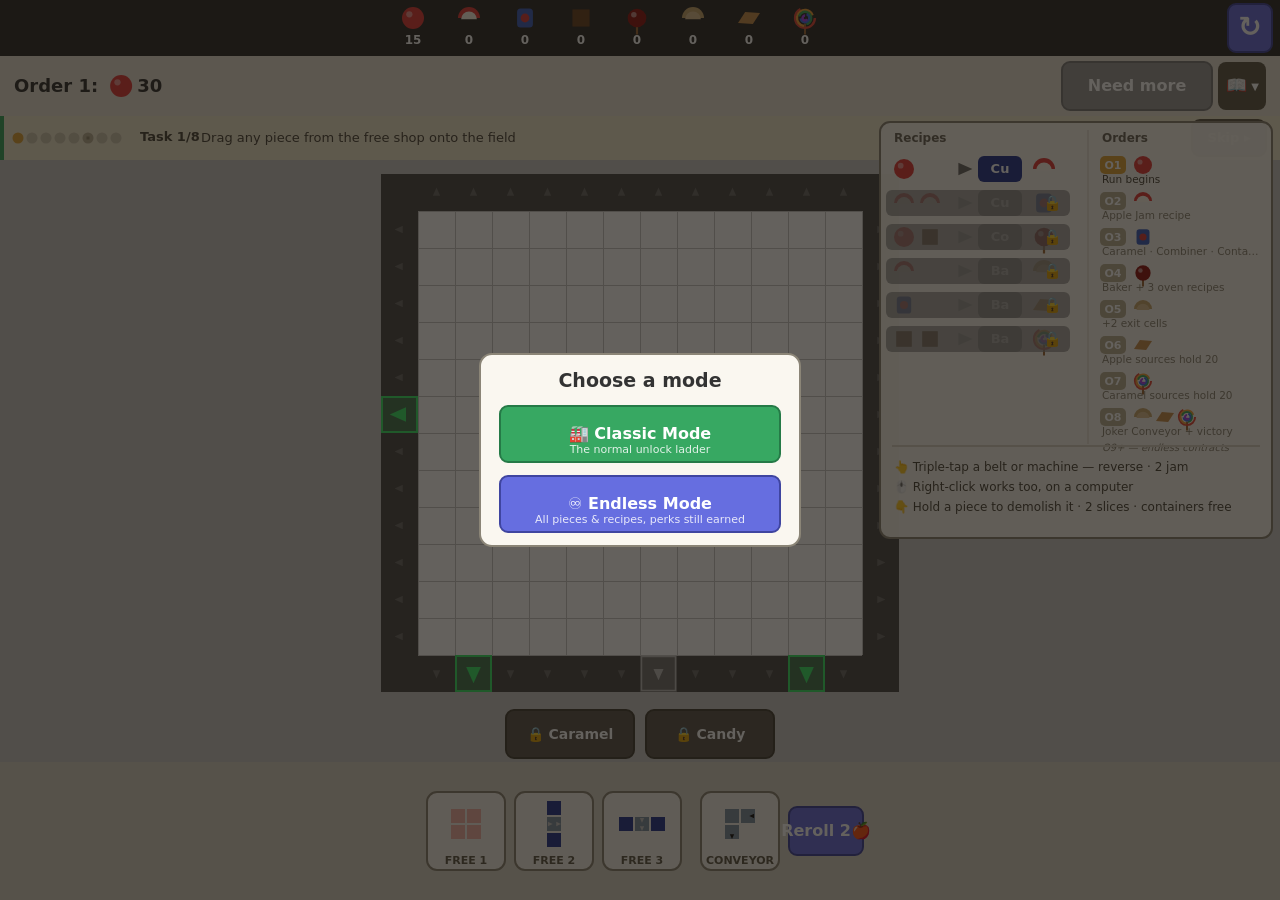
<file: applefactory/index.html>
<!DOCTYPE html>
<html lang="en">
<head>
<meta charset="utf-8">
<meta name="viewport" content="width=device-width, initial-scale=1, maximum-scale=1, user-scalable=no, viewport-fit=cover">
<title>AppleFactory</title>
<style>
  html, body { margin: 0; padding: 0; overflow: hidden; background: #c8c8c8; }
  canvas { display: block; touch-action: none; -webkit-user-select: none; user-select: none; }
</style>
</head>
<body>
<canvas id="game"></canvas>
<script>"use strict";(()=>{var be=["apple","slice","jam","caramel","candyApple","driedApple","fruitLeather","lollipop"],T=["source","caramelSource"];var N=class{constructor(n){this.s=n>>>0||2654435769,this.next(),this.next(),this.next(),this.next()}next(){return this.s=Math.imul(this.s,1664525)+1013904223>>>0,this.s/4294967296}int(n){return Math.floor(this.next()*n)}pick(n){return n[this.int(n.length)]}};function _e(e){return C(e).cells.map(r=>({x:e.x+r.x,y:e.y+r.y}))}function C(e){return O()[e.kind][e.variantIdx]}function oe(e,n){let r=JSON.stringify(n);return O()[e].findIndex(t=>JSON.stringify(t)===r)}var Ke=null;function Tn(e){Ke=e}function O(){if(!Ke)throw new Error("piece variants not registered");return Ke}var En=(e,n)=>n*12+e;function Lo(e){let n=new Int32Array(12*12).fill(-1);for(let r of e)for(let t of _e(r))n[En(t.x,t.y)]=r.id;return n}function Y(e,n,r,t,o){let i=Lo(o!=null?e.filter(s=>s.id!==o):e);for(let s of n.cells){let a=r+s.x,l=t+s.y;if(a<0||l<0||a>=12||l>=12||i[En(a,l)]!==-1)return!1}return!0}var S=(e,n)=>({x:e,y:n}),g=(e,n,r,t)=>({x:e,y:n,dir:r,kind:t}),Ko=[{kind:"source",w:2,h:2,cells:[S(0,0),S(1,0),S(0,1),S(1,1)],ports:[g(0,0,"N","out"),g(0,0,"W","out"),g(1,0,"N","out"),g(1,0,"E","out"),g(0,1,"S","out"),g(0,1,"W","out"),g(1,1,"S","out"),g(1,1,"E","out")],path:[]},{kind:"conveyor",w:2,h:1,cells:[S(0,0),S(1,0)],ports:[g(0,0,"W","in"),g(1,0,"E","out")],path:[S(0,0),S(1,0)]},{kind:"conveyor",w:1,h:1,cells:[S(0,0)],ports:[g(0,0,"W","in"),g(0,0,"E","out")],path:[S(0,0)]},{kind:"corner",w:2,h:2,cells:[S(0,0),S(1,0),S(0,1)],ports:[g(0,1,"S","in"),g(1,0,"E","out")],path:[S(0,1),S(0,0),S(1,0)]},{kind:"joker",w:1,h:1,cells:[S(0,0)],ports:[g(0,0,"N","in"),g(0,0,"N","out"),g(0,0,"E","in"),g(0,0,"E","out"),g(0,0,"S","in"),g(0,0,"S","out"),g(0,0,"W","in"),g(0,0,"W","out")],path:[S(0,0)]},{kind:"cutter",w:1,h:3,cells:[S(0,0),S(0,1),S(0,2)],ports:[g(0,1,"W","in"),g(0,1,"E","out")],path:[S(0,1)]},{kind:"caramelSource",w:2,h:2,cells:[S(0,0),S(1,0),S(0,1),S(1,1)],ports:[g(0,0,"N","out"),g(0,0,"W","out"),g(1,0,"N","out"),g(1,0,"E","out"),g(0,1,"S","out"),g(0,1,"W","out"),g(1,1,"S","out"),g(1,1,"E","out")],path:[]},{kind:"combiner",w:1,h:3,cells:[S(0,0),S(0,1),S(0,2)],ports:[g(0,0,"W","in"),g(0,2,"W","in"),g(0,1,"E","out")],path:[S(0,1)]},{kind:"baker",w:1,h:3,cells:[S(0,0),S(0,1),S(0,2)],ports:[g(0,0,"N","in"),g(0,2,"S","out")],path:[S(0,0),S(0,1),S(0,2)]},{kind:"container",w:2,h:2,cells:[S(0,0),S(1,0),S(0,1),S(1,1)],ports:[],path:[]}];function xn(e,n,r){let t=Math.max(e.w,e.h),o=p=>({x:t-1-p.y,y:p.x}),i={N:"E",E:"S",S:"W",W:"N"},s=p=>({x:t-1-p.x,y:p.y}),a=p=>p==="E"?"W":p==="W"?"E":p,l=e.cells.map(p=>({...p})),c=e.ports.map(p=>({...p})),f=e.path.map(p=>({...p})),u=(p,w)=>p.map(w);for(let p=0;p<n;p++)l=u(l,o),c=c.map(w=>({dir:i[w.dir],kind:w.kind,...o(w)})),f=u(f,o);r&&(l=u(l,s),c=c.map(p=>({dir:a(p.dir),kind:p.kind,...s(p)})),f=u(f,s));let d=1/0,h=1/0;for(let p of l)p.x<d&&(d=p.x),p.y<h&&(h=p.y);let y=p=>({x:p.x-d,y:p.y-h});l=l.map(y),c=c.map(p=>({...p,...y(p)})),f=f.map(y);let k=_o(l);return c.sort((p,w)=>p.y-w.y||p.x-w.x||(p.dir===w.dir?p.kind.localeCompare(w.kind):p.dir.localeCompare(w.dir))),{kind:e.kind,w:k.w,h:k.h,cells:l,ports:c,path:f}}function _o(e){let n=0,r=0;for(let t of e)t.x+1>n&&(n=t.x+1),t.y+1>r&&(r=t.y+1);return{w:n,h:r}}function No(e,n){if(e==="conveyor"||e==="corner"||e==="cutter"||e==="baker")return n.ports.map(r=>({...r,kind:r.kind==="in"?"out":"in"}));if(e==="combiner"){let r=n.ports.find(o=>o.kind==="out");if(!r)return null;let t=r.dir==="E"||r.dir==="W";return n.ports.map(o=>({...o,x:t?n.w-1-o.x:o.x,y:t?o.y:n.h-1-o.y,dir:t?o.dir==="E"?"W":o.dir==="W"?"E":o.dir:o.dir==="N"?"S":o.dir==="S"?"N":o.dir}))}return null}function Ne(e,n){let r=e.map(o=>`${o.x},${o.y}`).sort(),t=n.map(o=>`${o.x},${o.y},${o.dir},${o.kind}`).sort();return JSON.stringify([r,t])}function Mn(e,n){let r=No(e,n);if(!r)return-1;let t=Ne(n.cells,r);return O()[e].findIndex(o=>Ne(o.cells,o.ports)===t)}function We(e){let n=[],r=new Set;return(O()[e]??[]).forEach((o,i)=>{let s=Ne(o.cells,o.ports);r.has(s)||(r.add(s),n.push({v:o,idx:i}))}),n}function An(){let e={};for(let n of Ko){let r=[];for(let t=0;t<4;t++)r.push(xn(n,t,!1)),r.push(xn(n,t,!0));e[n.kind]=(e[n.kind]??[]).concat(r)}return Tn(e),e}var W=["source","caramelSource","conveyor","corner","cutter","combiner","baker","container","joker"],Wo=[],ri=W.filter(e=>!Wo.includes(e)),Z=["conveyor","corner"];var D={N:{x:0,y:-1},E:{x:1,y:0},S:{x:0,y:1},W:{x:-1,y:0}},z={N:"S",S:"N",E:"W",W:"E"};function Bo(e){let n=new Set(e.cells.map(t=>`${t.x},${t.y}`)),r=[];for(let t of e.cells){let o=["N","E","S","W"];for(let i of o)n.has(`${t.x+D[i].x},${t.y+D[i].y}`)||r.push({x:t.x,y:t.y,dir:i})}return r}function Vo(e,n,r,t){return e.ports.some(o=>o.kind==="in"&&o.x===n&&o.y===r&&o.dir===t)}function qo(e,n,r,t){return e.ports.some(o=>o.kind==="out"&&o.x===n&&o.y===r&&o.dir===t)}function jo(e,n,r,t){if(e.paused)return!1;let o=C(e);return e.kind==="container"?!0:qo(o,n,r,t)}function Fo(e,n,r,t){if(e.paused)return!1;let o=C(e);return e.kind==="container"?!0:Vo(o,n,r,t)}var On=e=>e.kind==="conveyor"||e.kind==="corner"||e.kind==="joker";function Uo(e,n){return On(e)||On(n)}function $o(e,n){return(e.activeExits??[]).some(r=>r.x===n.x&&r.y===n.y)}function L(e){let n=[];for(let r of e.pieces){let t=C(r),o=r.kind==="container"?Bo(t):t.ports.filter(i=>i.kind==="out");for(let i of o){if(!jo(r,i.x,i.y,i.dir))continue;let s=r.x+i.x+D[i.dir].x,a=r.y+i.y+D[i.dir].y;if(s<0||a<0||s>=12||a>=12){if(!(T.includes(r.kind)||r.kind==="container")){let d={x:r.x+i.x,y:r.y+i.y};$o(e,d)&&n.push({fromPiece:r.id,cell:d,dir:i.dir,toPiece:-1})}continue}let c=e.pieces.find(u=>u.x<=s&&u.y<=a&&s<u.x+C(u).w&&a<u.y+C(u).h);if(!c||c.id===r.id||!Uo(r,c))continue;let f=z[i.dir];Fo(c,s-c.x,a-c.y,f)&&n.push({fromPiece:r.id,cell:{x:r.x+i.x,y:r.y+i.y},dir:i.dir,toPiece:c.id})}}return n}function j(e,n){return e.pieces.find(r=>r.id===n)??null}var E={cutter:{recipes:[{ins:{apple:1},out:{type:"slice",qty:1}},{ins:{slice:2},out:{type:"jam",qty:1},needsUnlock:"jam"}],caps:{apple:1,slice:1,jam:1},steps:1},combiner:{recipes:[{ins:{apple:1,caramel:1},out:{type:"candyApple",qty:1}}],caps:{apple:1,caramel:1,candyApple:1},steps:2},baker:{recipes:[{ins:{slice:1},out:{type:"driedApple",qty:1}},{ins:{jam:1},out:{type:"fruitLeather",qty:1}},{ins:{caramel:2},out:{type:"lollipop",qty:1}}],caps:{slice:2,jam:2,driedApple:1,fruitLeather:1,caramel:2,lollipop:1},steps:3}},ke=e=>e in E;function Yo(e){return E[e].recipes.map(n=>n.out.type)}function Xo(e,n){return ke(e.kind)?E[e.kind].caps[n]??0:0}function Dn(e,n,r){if(n.paused||!ke(n.kind))return!1;let t=E[n.kind];if(n.job>=0){let o=t.recipes[n.job];if(r===o.out.type&&(n.bufs[r]??0)+1+o.out.qty>(t.caps[r]??0))return!1}return(n.ing[r]??0)<Xo(n,r)?!0:n.job<0&&t.recipes.some(o=>{let i=o.ins[r];if(!i||o.needsUnlock&&!e.unlocked.includes(o.needsUnlock)||(n.ing[r]??0)+1!==i)return!1;for(let s of Object.keys(o.ins))if(s!==r&&(n.ing[s]??0)<o.ins[s])return!1;return(n.bufs[o.out.type]??0)+o.out.qty<=(t.caps[o.out.type]??0)})}function In(e,n,r){n.ing[r]=(n.ing[r]??0)+1}function Jo(e,n){let r=E[n.kind];for(let t=0;t<r.recipes.length;t++){let o=r.recipes[t];if(o.needsUnlock&&!e.unlocked.includes(o.needsUnlock))continue;let i=!0;for(let s of Object.keys(o.ins))(n.ing[s]??0)<o.ins[s]&&(i=!1);if(i&&!((n.bufs[o.out.type]??0)+o.out.qty>(r.caps[o.out.type]??0)))return t}return-1}function Hn(e){for(let n of e.pieces){if(n.paused||!ke(n.kind))continue;let r=E[n.kind];if(n.job<0){let t=Jo(e,n);if(t>=0){n.job=t;let o=r.recipes[t];for(let i of Object.keys(o.ins))n.ing[i]=(n.ing[i]??0)-o.ins[i],n.ing[i]===0&&delete n.ing[i];n.procTicks=r.steps*24-1}continue}if(n.procTicks--,n.procTicks<=0){let t=r.recipes[n.job];n.bufs[t.out.type]=(n.bufs[t.out.type]??0)+t.out.qty,n.job=-1}}}function Gn(e,n,r,t){if(n.paused||!ke(n.kind))return;let o=Yo(n.kind),i=r.filter(s=>s.fromPiece===n.id);for(let s of i)for(let a of o)if((n.bufs[a]??0)>0&&t(e,s,a)){n.bufs[a]=n.bufs[a]-1,n.bufs[a]===0&&delete n.bufs[a];break}}function Kn(){let e=[];for(let r=0;r<12;r++)e.push({x:r,y:0},{x:r,y:11},{x:0,y:r},{x:11,y:r});let n=new Set;return e.filter(r=>{let t=`${r.x},${r.y}`;return n.has(t)?!1:(n.add(t),!0)})}function qe(e){let n=Kn(),r=[];for(let t=0;t<3&&n.length>0;t++){let o=e.int(n.length);r.push(n.splice(o,1)[0])}return r}var Ve=(e,n)=>e.x===n.x&&e.y===n.y;function te(e,n){for(let r=0;r<20;r++){let t=qe(e)[0];if(!n.some(o=>Ve(o,t)))return t}return Kn().find(r=>!n.some(t=>Ve(t,r)))}function _n(e,n,r){let t=e.activeExits.findIndex(a=>a.x===n.x&&a.y===n.y);if(t<0)return;let o=e.activeExits.filter((a,l)=>l!==t),i=e.nextExit,s;i&&!o.some(a=>Ve(a,i))?s=i:s=te(r,o),e.activeExits[t]=s,e.nextExit=te(r,e.activeExits)}function je(e,n){let r=e.nextExit?[...e.activeExits,e.nextExit]:[...e.activeExits];e.activeExits.push(te(n,r)),e.exitGrants++}function X(e,n){let r=L(e),t=new Set,o=[n];for(;o.length>0;){let i=o.pop();for(let s of r)s.fromPiece!==i||s.toPiece<0||t.has(s.toPiece)||(t.add(s.toPiece),o.push(s.toPiece))}return t}function Zo(e,n){let r=L(e),t=new Set,o=[n];for(;o.length>0;){let i=o.pop();for(let s of r)s.toPiece!==i||s.fromPiece<0||t.has(s.fromPiece)||(t.add(s.fromPiece),o.push(s.fromPiece))}return t}function zo(e,n){let r=new Set;for(let t of E[n].recipes)if(!(t.needsUnlock&&!e.unlocked.includes(t.needsUnlock)))for(let o of Object.keys(t.ins))r.add(o);return r}function et(e,n,r){let t=new Set;for(let o of E[n].recipes){if(o.needsUnlock&&!e.unlocked.includes(o.needsUnlock))continue;let i=!0;for(let s of Object.keys(o.ins))r.has(s)||(i=!1);i&&t.add(o.out.type)}return t}function Nn(e,n){let r=new Map;for(let i of n){if(i.toPiece<0)continue;let s=r.get(i.toPiece)??[];s.push(i),r.set(i.toPiece,s)}let t=new Map;for(let i of e.pieces)T.includes(i.kind)?t.set(i.id,new Set([i.kind==="caramelSource"?"caramel":"apple"])):i.kind==="container"&&i.stored>0&&i.lock&&t.set(i.id,new Set([i.lock]));let o=e.pieces.length+2;for(let i=0;i<o;i++){let s=!1;for(let a of e.pieces){let l=new Set;for(let u of r.get(a.id)??[]){let d=t.get(u.fromPiece);if(d){if(a.kind==="conveyor"||a.kind==="corner"||a.kind==="container"||a.kind==="joker")for(let h of d)l.add(h);else if(a.kind in E){let h=zo(e,a.kind);for(let y of d)h.has(y)&&l.add(y)}}}let c=a.kind in E?et(e,a.kind,l):l,f=t.get(a.id);f||(f=new Set,t.set(a.id,f));for(let u of c)f.has(u)||(f.add(u),s=!0)}if(!s)break}return t}function Wn(e,n,r,t){for(let o of r)if(n.has(o.fromPiece))if(o.toPiece===-1){let i=t.get(o.fromPiece);if(i&&i.size>0)return!0}else{let i=j(e,o.toPiece);if(i&&i.kind==="container")return!0}return!1}function nt(e){let n=L(e),r=Nn(e,n),t=[],o=e.pieces.filter(i=>T.includes(i.kind)||i.kind==="container"&&i.stored>0);for(let i of o){let s=X(e,i.id),a=new Set(s);a.add(i.id);let l=T.includes(i.kind),c=!1;for(let f of n)if(a.has(f.fromPiece)){if(f.toPiece===-1){c=!0;break}if(l){let u=j(e,f.toPiece);if(u&&u.kind==="container"){c=!0;break}}}c&&Wn(e,a,n,r)&&t.push([...a])}return t}function Bn(e){e.builtLines=nt(e)}function Vn(e){let n=new Set;for(let r of e.builtLines)for(let t of r)n.add(t);return n}function qn(e,n){let r=e.pieces.filter(s=>s.kind==="container"&&s.stored>=20);if(r.length===0)return;let t=L(e),o=new Set,i=[];for(let s of r){if(!t.some(l=>l.toPiece===s.id))continue;let a=Zo(e,s.id);for(let l of[...a]){let c=j(e,l);if(T.includes(c.kind))for(let f of X(e,c.id))a.add(f)}a.delete(s.id);for(let l of X(e,s.id))a.delete(l);for(let l of e.pieces)if(!(!T.includes(l.kind)||l.stock<=0||a.has(l.id))){a.delete(l.id);for(let c of X(e,l.id))a.delete(c)}for(let l of t)l.toPiece===-1&&a.has(l.fromPiece)&&i.push(l.cell);for(let l of a)o.add(l)}if(o.size>0){e.pieces=e.pieces.filter(s=>!o.has(s.id));for(let s of i)_n(e,s,n)}}function jn(e,n){let r=L(e),t=new Set,o=new Set;for(let u of r)t.add(u.fromPiece),u.toPiece>=0&&o.add(u.toPiece);let i=e.pieces.filter(u=>T.includes(u.kind)&&u.stock<=0||u.kind==="container"&&u.receivedCargo&&u.stored<=0&&t.has(u.id)&&!o.has(u.id));if(i.length===0)return;let s=Nn(e,r),a=new Set;for(let u of e.pieces)if(T.includes(u.kind)&&u.stock>0){a.add(u.id);for(let d of X(e,u.id))a.add(d)}else if(u.kind==="container"&&u.stored>0){a.add(u.id);for(let d of X(e,u.id))a.add(d)}let l=new Set,c=[],f=u=>{let d=!1;for(let h of u){if(a.has(h))continue;let y=j(e,h);y&&y.kind==="container"&&y.stored>0||(l.add(h),d=!0)}if(d)for(let h of r)h.toPiece===-1&&l.has(h.fromPiece)&&c.push(h.cell)};for(let u of i){if(l.has(u.id))continue;let d=X(e,u.id);if(d.add(u.id),u.kind==="container"){if(Ln(e,d,r))continue;f(d)}else if(Wn(e,d,r,s)){if(Ln(e,d,r))continue;f(d)}else{if(e.pieces.some(y=>d.has(y.id)&&y.stored>0))continue;f(d)}}if(l.size>0){e.pieces=e.pieces.filter(u=>!l.has(u.id));for(let u of c)_n(e,u,n)}}function Ln(e,n,r){let t=new Set;for(let o of r)n.has(o.fromPiece)&&t.add(o.fromPiece);for(let o of e.pieces){if(!n.has(o.id))continue;if((o.queue.some(Boolean)||Object.keys(o.bufs).length>0||Object.keys(o.ing).length>0)&&t.has(o.id))return!0}return!1}var F=8;function rt(e,n){switch(n){case 2:return e.order.index>=2;case 3:return e.hintsOpenedOnce;case 6:return e.caramelAccess;case 7:return e.candyAccess;default:return!1}}function U(e,n){if(!(n<0||n>=F)&&!(e.checklistStep!==n||e.checklistDone[n]))for(e.checklistDone[n]=!0,e.checklistStep=n+1;e.checklistStep<F&&rt(e,e.checklistStep);)e.checklistDone[e.checklistStep]=!0,e.checklistStep++}function Fn(e){U(e,0)}function Un(e,n){n==="apple"&&U(e,1)}function $n(e,n){n===1&&U(e,2)}function Yn(e){e.hintsOpenedOnce=!0,U(e,3)}function Xn(e){U(e,4)}function Jn(e){U(e,5)}function Qn(e){U(e,6)}function Zn(e){U(e,7)}function Se(e,n){return n===5&&!e.unlocked.includes("jam")}function zn(e){return e.checklistStep>=F}function er(e,n,r){if(n.paused)return!1;switch(n.kind){case"conveyor":case"corner":case"joker":return n.queue[0]==null;case"cutter":case"combiner":case"baker":return Dn(e,n,r);case"container":return n.stored<20&&(n.lock===null||n.lock===r);case"source":case"caramelSource":return!1}}function nr(e,n,r){let t={id:e.nextResourceId++,type:r};switch(n.kind){case"conveyor":case"corner":case"joker":n.queue[0]=t;break;case"cutter":case"combiner":case"baker":In(e,n,r);break;case"container":n.stored++,n.receivedCargo=!0,n.lock===null&&(n.lock=r);break;case"source":case"caramelSource":break}}function ot(e){return e==="caramelSource"?"caramel":"apple"}function ge(e,n,r){if(n.toPiece===-1)return e.stock[r]++,Un(e,r),!0;let t=j(e,n.toPiece);return!t||!er(e,t,r)?!1:(nr(e,t,r),!0)}var Fe=e=>e.kind==="conveyor"||e.kind==="corner"||e.kind==="joker";function tt(e,n){let r=new Map(e.pieces.map(a=>[a.id,a])),t=[],o=new Set,i=new Set,s=a=>{if(o.has(a)||i.has(a))return;let l=r.get(a);if(!(!l||!Fe(l))){i.add(a);for(let c of n)c.fromPiece===a&&c.toPiece>=0&&s(c.toPiece);i.delete(a),o.add(a),t.push(l)}};for(let a of n)s(a.fromPiece);for(let a of e.pieces)Fe(a)&&!o.has(a.id)&&t.push(a);return t}function rr(e,n){let r=L(e),t=new Set;for(let o of tt(e,r)){let i=C(o).path.length,s=!1,a=o.queue[i-1];if(a!=null)for(let l of r){if(l.fromPiece!==o.id)continue;if(l.toPiece===-1){ge(e,l,a.type),s=!0;break}let c=j(e,l.toPiece);if(Fe(c)){if(t.has(c.id)&&c.queue[0]==null){c.queue[0]=a,s=!0;break}}else if(er(e,c,a.type)){nr(e,c,a.type),s=!0;break}}s&&(o.queue[i-1]=null);for(let l=i-1;l>0;l--)o.queue[l]==null&&o.queue[l-1]!=null&&(o.queue[l]=o.queue[l-1],o.queue[l-1]=null);t.add(o.id)}n&&qn(e,n);for(let o of e.pieces){if(o.paused)continue;let i=r.filter(s=>s.fromPiece===o.id);if(i.length!==0)if(T.includes(o.kind)){let s=ot(o.kind);for(let a of i){if(o.stock<=0)break;ge(e,a,s)&&o.stock--}}else if(o.kind==="container"&&o.lock!==null){let s=o.lock;for(let a of i){if(o.stored<=0)break;ge(e,a,s)&&(o.stored--,o.stored===0&&(o.lock=null))}}else Gn(e,o,r,ge)}}var K={source:["source","caramelSource"],conveyor:["conveyor","corner","joker"],machine:["cutter","combiner","baker"],storage:["container"]};var A={densityThresholdMachines:5,densityHalving:.5,redundancyThresholdPerType:2,redundancyKinds:["combiner","baker","container"],weightFloor:.25,pityStreak:3,caramelDryPull:1.5,cutterPullWhenBakerNoCutter:2,jokerKindWeight:.1,jokerRerollDenom:20},or=(e,n)=>e.pieces.reduce((r,t)=>t.kind===n?r+1:r,0),tr=e=>Math.max(A.weightFloor,e);function sr(e){let n=[],r={source:1,conveyor:1,machine:1,storage:.5},t={},o=K.machine.reduce((s,a)=>s+or(e,a),0);r.machine=tr(Math.pow(A.densityHalving,Math.max(0,o-A.densityThresholdMachines)));let i=new Map;for(let s of Object.keys(K).flatMap(a=>K[a]))i.set(s,or(e,s));for(let s of Object.keys(K)){let a=K[s].filter(l=>e.unlockedKinds.includes(l));if(a.length!==0){n.push(s);for(let l of a){if(l==="joker"){t[l]=A.jokerKindWeight;continue}let c=1;A.redundancyKinds.includes(l)&&(c*=Math.pow(A.densityHalving,Math.max(0,(i.get(l)??0)-A.redundancyThresholdPerType))),l==="caramelSource"&&(i.get("caramelSource")??0)===0&&(c*=A.caramelDryPull),l==="cutter"&&(i.get("baker")??0)>0&&(i.get("cutter")??0)===0&&(c*=A.cutterPullWhenBakerNoCutter),t[l]=tr(c)}}}return{families:n,familyW:r,kindW:t}}function ir(e,n,r){let t=e.reduce((i,s)=>i+n(s),0),o=r.next()*t;for(let i of e)if(o-=n(i),o<0)return i;return e[e.length-1]}function ar(e,n,r){let t=r?.kinds,o=e.families.filter(s=>K[s].some(a=>e.kindW[a]!==void 0&&!(t?.has(a)??!1))),i;if(o.length===0)i="source";else{let s=ir(o,l=>e.familyW[l],n),a=K[s].filter(l=>e.kindW[l]!==void 0&&!(t?.has(l)??!1));i=ir(a,l=>e.kindW[l],n)}return{kind:i,variantIdx:n.int(O()[i].length)}}function se(e,n){let r=O()[n];return e.pick(r)}function cr(e,n){return e.unlockedKinds.includes("joker")&&n.int(A.jokerRerollDenom)===0?se(n,"joker"):se(n,n.pick(Z))}function lr(e){return`${e.kind}#${oe(e.kind,e)}`}var it=e=>K.machine.includes(e);function ur(e,n){let r=sr(e),t=e.caramelGatePending,o=new Set;t&&o.add("combiner");let i=[se(n,"source"),null,null],s=K.machine.some(k=>e.unlockedKinds.includes(k)),a=K.machine.filter(k=>e.unlockedKinds.includes(k)&&!o.has(k)),l=e.unlockedKinds.includes("caramelSource"),c=s&&a.length>0&&e.pityMachines>=A.pityStreak,f=l&&(t||e.pityCaramel>=A.pityStreak),u=-1,d=-1;if(c&&(u=1),f&&(d=u===1?2:1),d>=0&&(i[d]=se(n,"caramelSource"),o.add("caramelSource")),u>=0){let k=n.pick(a);i[u]=se(n,k);for(let p of K.machine)o.add(p)}for(let k=1;k<3;k++){if(i[k]!==null)continue;let p=ar(r,n,{kinds:o});i[k]=O()[p.kind][p.variantIdx]}e.shopFree=i;let h=i.slice(1),y=h.some(k=>k!==null&&it(k.kind));if(e.pityMachines=y?0:Math.min(A.pityStreak,e.pityMachines+1),l){let k=h.some(p=>p?.kind==="caramelSource");e.pityCaramel=k?0:Math.min(A.pityStreak,e.pityCaramel+1)}t&&(e.caramelGatePending=!1)}function fr(e,n){e.shopFree.every(r=>r===null)&&(ur(e,n),e.firstCycle=!1)}function dr(e,n){if(e.stock.apple<2)return!1;let r=e.shopConveyor?lr(e.shopConveyor):null,t=new Set(e.rerollHistory);for(let o=0;o<40;o++){let i=cr(e,n),s=lr(i);if(!(s===r||t.has(s))){for(e.stock.apple-=2,e.shopConveyor=i,e.rerollHistory.push(s);e.rerollHistory.length>3;)e.rerollHistory.shift();return!0}}return!1}function Pe(e,n){ur(e,n),e.shopConveyor=cr(e,n)}var B=8,ae=(e,n,r)=>n+e.int(r-n+1);function st(e,n){let r=o=>({type:o,qty:ae(n,20,30)}),t=o=>({type:o,qty:ae(n,10,20)});switch(e){case 1:return[r("apple")];case 2:return[r("slice")];case 3:return[{type:"jam",qty:ae(n,10,20)}];case 4:return[r("candyApple")];case 5:return[t("driedApple")];case 6:return[t("fruitLeather")];case 7:return[t("lollipop")];case 8:{let o=i=>({type:i,qty:ae(n,15,25)});return[o("lollipop"),o("fruitLeather"),o("driedApple")]}default:throw new Error(`no campaign script for order ${e}`)}}function at(e,n,r){let t=e-B,o=t<5?2:3,i=20+(t>=10?Math.floor((t-10)/5)*10:0),s=[...n],a=[];for(let l=0;l<o&&s.length>0;l++)a.push(s.splice(r.int(s.length),1)[0]);return a.map(l=>({type:l,qty:ae(r,i,i+10)}))}function $e(e,n,r){return e<=B?{index:e,reqs:st(e,r)}:{index:e,reqs:at(e,n,r)}}function Ye(e,n){return n.reqs.every(r=>e[r.type]>=r.qty)}function lt(e,n){if(n===2&&!e.unlocked.includes("jam")&&e.unlocked.push("jam"),n===3&&(e.unlocked.includes("caramel")||e.unlocked.push("caramel"),e.unlocked.includes("candyApple")||e.unlocked.push("candyApple"),e.unlockedKinds.includes("combiner")||e.unlockedKinds.push("combiner"),e.unlockedKinds.includes("caramelSource")||e.unlockedKinds.push("caramelSource"),e.caramelGatePending=!0,e.unlockedKinds.includes("container")||e.unlockedKinds.push("container")),n>=4){for(let r of["driedApple","fruitLeather","lollipop"])e.unlocked.includes(r)||e.unlocked.push(r);e.unlockedKinds.includes("baker")||e.unlockedKinds.push("baker")}n===6&&mr(e,"source"),n===7&&mr(e,"caramelSource"),n>=B&&(e.unlockedKinds.includes("joker")||e.unlockedKinds.push("joker"))}function mr(e,n){n==="source"?e.appleSourceStock=20:e.caramelSourceStock=20;for(let r of e.pieces)r.kind===n&&(r.stock=20)}function pr(e,n){e.mode=n,n==="endless"&&(e.unlocked=[...be],e.unlockedKinds=W.filter(r=>r!=="joker"),e.caramelAccess=!0,e.candyAccess=!0)}function yr(e){if(e.gameOver||!Ye(e.stock,e.order))return!1;for(let t of e.order.reqs)e.stock[t.type]-=t.qty;let n=e.order.index;if(lt(e,n),n>=5&&n<=7){let t=new N(e.rngState^461845907);je(e,t),n===5&&je(e,t),e.rngState=t.s}n>=B&&(e.won=!0,e.endless=!0),e.orderIndex=n+1;let r=new N(e.rngState^1597463007);return e.order=$e(e.orderIndex,e.unlocked,r),e.rngState=r.s,$n(e,n),!0}function ct(e){let n=[...e.shopFree.filter(r=>r!==null),e.shopConveyor].filter(r=>r!==null);if(n.length===0)return!0;for(let r of n)for(let t=0;t<=12-r.h;t++)for(let o=0;o<=12-r.w;o++)if(Y(e.pieces,r,o,t))return!0;return!1}function hr(e){!e.endless||e.gameOver||ct(e)||(e.gameOver=!0)}var _={caramelAccess:15,candyAccess:10,candyPiece:5},Xe={apple:3,slice:4,jam:5};function br(e){return e.caramelAccess||e.stock.caramel<_.caramelAccess?!1:(e.stock.caramel-=_.caramelAccess,e.caramelAccess=!0,Qn(e),!0)}function kr(e,n){if(!e.caramelAccess)return!1;let r=Xe[n];return e.stock.caramel<r?!1:(e.stock.caramel-=r,e.stock[n]+=1,!0)}function Sr(e){return e.candyAccess||e.stock.candyApple<_.candyAccess?!1:(e.stock.candyApple-=_.candyAccess,e.candyAccess=!0,Zn(e),!0)}function gr(e,n,r){if(!e.candyAccess||e.candyHeld)return!1;let t=W[n];if(!t||Z.includes(t)||!e.unlockedKinds.includes(t)||e.stock.candyApple<_.candyPiece)return!1;let o=O()[t][r];return o?(e.stock.candyApple-=_.candyPiece,e.candyHeld=o,!0):!1}var ut=15,ft=()=>{let e={};for(let n of be)e[n]=0;return e};function Je(e,n,r,t,o){return{id:e.nextPieceId++,kind:n,variantIdx:r,x:t,y:o,paused:!1,stock:T.includes(n)?n==="caramelSource"?e.caramelSourceStock:e.appleSourceStock:0,bufs:{},ing:{},job:-1,procTicks:0,stored:0,lock:null,receivedCargo:!1,queue:[]}}function Qe(e){let n=new N(e),r={tick:0,pieces:[],nextPieceId:1,nextResourceId:1,stock:ft(),orderIndex:1,order:{index:1,reqs:[]},unlocked:["apple","slice"],unlockedKinds:["source","conveyor","corner","cutter"],won:!1,endless:!1,gameOver:!1,shopFree:[null,null,null],shopConveyor:null,firstCycle:!0,activeExits:qe(n),nextExit:null,builtLines:[],rngState:n.s,pityMachines:0,pityCaramel:0,caramelGatePending:!1,caramelAccess:!1,candyAccess:!1,candyHeld:null,rerollHistory:[],exitGrants:0,checklistStep:0,checklistDone:[!1,!1,!1,!1,!1,!1,!1,!1],hintsOpenedOnce:!1,mode:null,appleSourceStock:10,caramelSourceStock:10};return r.stock.apple=ut,r.nextExit=te(n,r.activeExits),Pe(r,n),r.order=$e(1,r.unlocked,n),r.rngState=n.s,r}var dt=4;function Pr(e){return JSON.stringify({...e,v:dt})}function Cr(e){let n=JSON.parse(e);if(typeof n.tick!="number"||!Array.isArray(n.pieces))throw new Error("invalid save data");for(let r of n.pieces)r.receivedCargo=r.receivedCargo===!0;return n.mode=n.mode===void 0?"classic":n.mode,n.appleSourceStock=n.appleSourceStock??10,n.caramelSourceStock=n.caramelSourceStock??10,n}var Rr=2,Re=1e3,mt=.5;function vr(e,n,r){let t=e.pieces.findIndex(i=>i.id===n);if(t<0)return!1;let o=e.pieces[t];if(o.kind==="container")o.lock!==null&&o.stored>0&&(e.stock[o.lock]+=Math.floor(o.stored*mt));else{if(r.has(n)||e.stock.slice<Rr)return!1;e.stock.slice-=Rr}return e.pieces.splice(t,1),Xn(e),!0}var wr=2,pt=["conveyor","corner","cutter","combiner","baker"];function Tr(e,n){let r=e.pieces.find(o=>o.id===n);if(!r||!pt.includes(r.kind)||e.stock.jam<wr)return!1;let t=Mn(r.kind,C(r));return t<0?!1:(e.stock.jam-=wr,r.variantIdx=t,r.queue.reverse(),Jn(e),!0)}var ve=class{constructor(n){An(),this.currentSeed=n>>>0||1,this.state=Qe(this.currentSeed)}tick(){let n=this.state;if(!n.gameOver&&(n.tick++,Hn(n),n.tick%24===0)){let r=this.prng();rr(n,r),jn(n,r),this.commit(r),Bn(n),hr(n)}}prng(){return new N(this.state.rngState)}commit(n){this.state.rngState=n.s}freeSlotIndex(n){return n==="free0"?0:n==="free1"?1:2}place(n,r,t){let o=this.state;if(n==="candy"){let l=o.candyHeld;if(!l)return!1;let c=oe(l.kind,l);return c<0||!Y(o.pieces,l,r,t)?!1:(o.pieces.push(Je(o,l.kind,c,r,t)),o.candyHeld=null,!0)}let i;if(n==="conv"?i=o.shopConveyor:i=o.shopFree[this.freeSlotIndex(n)]??null,!i)return!1;let s=i.kind,a=oe(s,i);if(a<0||!Y(o.pieces,i,r,t))return!1;if(o.pieces.push(Je(o,s,a,r,t)),n==="conv")o.shopConveyor=null,o.rerollHistory=[];else{o.shopFree[this.freeSlotIndex(n)]=null;let l=this.prng();fr(o,l),this.commit(l),Fn(o)}return!0}notifyUiEvent(n){n==="hintsOpened"&&Yn(this.state)}demolish(n){return vr(this.state,n,Vn(this.state))}reverse(n){return Tr(this.state,n)}movePiece(n,r,t){return!1}togglePause(n){return!1}rerollConveyorSlot(){let n=this.prng(),r=dr(this.state,n);return this.commit(n),r}buyCaramelShopAccess(){return br(this.state)}tradeCaramelShop(n){return kr(this.state,n)}buyCandyShopAccess(){return Sr(this.state)}buyCandyPiece(n,r){return gr(this.state,n,r)}completeOrder(){return yr(this.state)}chooseMode(n){if(this.state.mode===null&&(pr(this.state,n),n==="endless")){let r=this.prng();Pe(this.state,r),this.commit(r)}}restart(n){let r=this.state,t=n!==void 0?n>>>0:(r.rngState^r.tick*2654435761^2654435769)>>>0||1;this.currentSeed=t||1,this.state=Qe(this.currentSeed)}get seed(){return this.currentSeed}serialize(){return Pr(this.state)}};function Ze(e,n,r=!1){let o=e-24,i=r?44:0,s=n-56-60-i-56-138-12*2,a=Math.max(8,Math.floor(Math.min(o/14,s/14))),l=Math.floor((e-14*a)/2),c=116+i+Math.floor((s-14*a)/2)+12,f=Math.min(78,Math.max(56,Math.floor(a*2.2))),u=74,d=10,h=4*f+4*d+u,y=Math.floor((e-h)/2),k=n-138+(138-f)/2,p=()=>{let Le={x:y,y:k,w:f,h:f};return y+=f+d,Le},w=()=>{let Le={x:y,y:k+(f-48)/2,w:u,h:48};return y+=u+d,Le},Rn=p(),Ie=p(),Oo=p();y+=d;let Do=p(),Io=w(),He=128,Ge=48,vn=12,wn=n-138-56+Math.floor((56-Ge)/2),Ho={x:Math.floor(e/2-vn/2-He),y:wn,w:He,h:Ge},Go={x:Math.floor(e/2+vn/2),y:wn,w:He,h:Ge};return{W:e,H:n,u:a,bx:l,by:c,fx:l+a,fy:c+a,hudH:56,orderH:60,shopH:138,premiumCaramelBtn:Ho,premiumCandyBtn:Go,restartBtn:{x:e-52,y:4,w:44,h:48},completeBtn:{x:e-218,y:62,w:150,h:48},hintsBtn:{x:e-62,y:62,w:48,h:48},rerollConvBtn:Io,free:[Rn,Ie,Oo],conv:Do}}function v(e,n,r){return n>=e.x&&n<e.x+e.w&&r>=e.y&&r<e.y+e.h}function ze(e,n,r){let t=Math.floor((n-e.fx)/e.u),o=Math.floor((r-e.fy)/e.u);return t<0||o<0||t>11||o>11?null:{cx:t,cy:o}}function Er(){let e=document.getElementById("game"),n=e.getContext("2d"),r=()=>{let t=window.devicePixelRatio||1;e.width=Math.floor(window.innerWidth*t),e.height=Math.floor(window.innerHeight*t),e.style.width=`${window.innerWidth}px`,e.style.height=`${window.innerHeight}px`,n.setTransform(t,0,0,t,0,0)};return r(),window.addEventListener("resize",r),{canvas:e,ctx:n}}var xr=8,yt=3,ht=300,Mr=24,we=class{constructor(n,r){this.emit=r;this.downAt=null;this.dragging=!1;this.primaryId=null;this.holdTimer=null;this.holdState=null;this.holdFired=!1;this.streak=0;this.lastUpAt=0;this.origin=null;n.addEventListener("pointerdown",o=>{if(o.preventDefault(),o.button!==0)return;let i=this.pt(n,o);if(this.primaryId!==null)return;this.primaryId=o.pointerId,this.downAt=i,this.dragging=!1,this.holdFired=!1,this.streak>0&&this.origin!==null&&performance.now()-this.lastUpAt<=ht&&this.dist(i,this.origin)<=Mr||(this.streak=0,this.origin=i),this.holdState={x:i.x,y:i.y,startedAt:performance.now()},this.holdTimer=setTimeout(()=>{!this.dragging&&this.downAt&&this.holdState&&(this.holdFired=!0,this.breakChain(),this.emit({type:"holdComplete",x:this.holdState.x,y:this.holdState.y}),this.holdState=null)},Re)}),n.addEventListener("pointermove",o=>{if(o.pointerId!==this.primaryId||!this.downAt)return;let i=this.pt(n,o);if(!this.dragging){let s=i.x-this.downAt.x,a=i.y-this.downAt.y;if(s*s+a*a>xr*xr)this.dragging=!0,this.cancelHold(),this.breakChain(),this.emit({type:"dragStart",x:this.downAt.x,y:this.downAt.y,pointerType:o.pointerType});else return}this.emit({type:"dragMove",x:i.x,y:i.y})});let t=(o,i)=>{if(o.pointerId!==this.primaryId)return;this.cancelHold();let s=this.holdFired,a=this.dragging,l=this.pt(n,o);if(this.primaryId=null,this.downAt=null,this.dragging=!1,this.holdFired=!1,!s)if(a)this.emit({type:"drop",x:i?-1:l.x,y:i?-1:l.y});else if(i)this.breakChain();else if(this.lastUpAt=performance.now(),this.streak++,this.origin!==null&&this.dist(l,this.origin)>Mr&&(this.streak=1,this.origin=l),this.streak>=yt){let c=this.origin??l;this.breakChain(),this.emit({type:"tripleTap",x:c.x,y:c.y})}else this.emit({type:"tap",x:l.x,y:l.y})};n.addEventListener("pointerup",o=>t(o,!1)),n.addEventListener("pointercancel",o=>t(o,!0)),n.addEventListener("contextmenu",o=>{if(o.preventDefault(),this.primaryId===null){let i=n.getBoundingClientRect();this.emit({type:"tripleTap",x:o.clientX-i.left,y:o.clientY-i.top})}}),window.addEventListener("keydown",o=>{this.emit({type:"key",key:o.key})})}breakChain(){this.streak=0,this.origin=null}dist(n,r){return Math.hypot(n.x-r.x,n.y-r.y)}cancelHold(){this.holdTimer!==null&&(clearTimeout(this.holdTimer),this.holdTimer=null),this.holdState=null}pt(n,r){let t=n.getBoundingClientRect();return{x:r.clientX-t.left,y:r.clientY-t.top}}get isDragging(){return this.dragging}get currentHold(){return this.holdState}};var Or=["N","E","S","W"];function Ar(e){return Or.filter(n=>{switch(n){case"N":return e.y===0;case"S":return e.y===11;case"W":return e.x===0;case"E":return e.x===11}})}function bt(e,n,r){let t=r==="E"?e.bx+13*e.u:r==="W"?e.bx:e.fx+n.x*e.u,o=r==="S"?e.by+13*e.u:r==="N"?e.by:e.fy+n.y*e.u,i=r==="E"?e.bx+13.5*e.u:r==="W"?e.bx+.5*e.u:e.fx+(n.x+.5)*e.u,s=r==="S"?e.by+13.5*e.u:r==="N"?e.by+.5*e.u:e.fy+(n.y+.5)*e.u;return{rx:t,ry:o,cx:i,cy:s}}function Dr(e,n,r,t){e.fillStyle="#4a4a4a",e.fillRect(n.bx,n.by,14*n.u,14*n.u),e.fillStyle="#ffffff",e.fillRect(n.fx,n.fy,12*n.u,12*n.u),e.strokeStyle="#c9c9c9",e.lineWidth=1,e.beginPath();for(let i=0;i<=12;i++){let s=n.fx+i*n.u;e.moveTo(s+.5,n.fy),e.lineTo(s+.5,n.fy+12*n.u);let a=n.fy+i*n.u;e.moveTo(n.fx,a+.5),e.lineTo(n.fx+12*n.u,a+.5)}e.stroke();let o=i=>r.some(s=>s.x===i.x&&s.y===i.y);for(let i=0;i<12;i++)for(let s of Or){let a=s==="N"?{x:i,y:0}:s==="S"?{x:i,y:11}:s==="W"?{x:0,y:i}:{x:11,y:i};o(a)||en(e,n,a,s,"dim")}if(t)for(let i of Ar(t))en(e,n,t,i,"preview");for(let i of r)for(let s of Ar(i))en(e,n,i,s,"active")}function en(e,n,r,t,o){let{rx:i,ry:s,cx:a,cy:l}=bt(n,r,t);if(o==="dim"){e.fillStyle="#6a6a6a",V(e,a,l,t,n.u*.22);return}if(o==="preview"){e.fillStyle="rgba(205,205,205,.30)",e.fillRect(i,s,n.u,n.u),e.strokeStyle="#bdbdbd",e.lineWidth=1.5,e.strokeRect(i+1.5,s+1.5,n.u-3,n.u-3),e.fillStyle="#bdbdbd",V(e,a,l,t,n.u*.3);return}e.fillStyle="rgba(55,232,107,.28)",e.fillRect(i,s,n.u,n.u),e.strokeStyle="#37e86b",e.lineWidth=2,e.strokeRect(i+1,s+1,n.u-2,n.u-2),e.fillStyle="#37e86b",V(e,a,l,t,n.u*.44)}function V(e,n,r,t,o){let i=D[t],s=n+i.x*o*.6,a=r+i.y*o*.6,l=-i.y,c=i.x,f=n-i.x*o*.4,u=r-i.y*o*.4;e.beginPath(),e.moveTo(s,a),e.lineTo(f+l*o*.45,u+c*o*.45),e.lineTo(f-l*o*.45,u-c*o*.45),e.closePath(),e.fill()}function Ir(e,n,r,t,o){if(!r||r.length===0)return;let i=new Map(t.map(c=>[c.id,c])),s=new Set;for(let c of r){for(let f of c){let u=i.get(f);if(u)for(let d of _e(u))s.add(`${d.x},${d.y}`)}c.length}if(s.size===0)return;let a=(c,f)=>s.has(`${c},${f}`),l=.4+.32*Math.sin(o/140);e.save(),e.strokeStyle=`rgba(255,176,32,${l.toFixed(3)})`,e.lineWidth=Math.max(2.5,n.u*.16),e.lineCap="round",e.beginPath();for(let c of s){let[f,u]=c.split(","),d=Number(f),h=Number(u),y=n.fx+d*n.u,k=n.fy+h*n.u;a(d,h-1)||(e.moveTo(y,k),e.lineTo(y+n.u,k)),a(d,h+1)||(e.moveTo(y,k+n.u),e.lineTo(y+n.u,k+n.u)),a(d-1,h)||(e.moveTo(y,k),e.lineTo(y,k+n.u)),a(d+1,h)||(e.moveTo(y+n.u,k),e.lineTo(y+n.u,k+n.u))}e.stroke(),e.restore()}var le={source:"#f2b0a8",caramelSource:"#ecd24a",conveyor:"#7d8fa3",corner:"#7d8fa3",cutter:"#22348f",combiner:"#8f1a8f",baker:"#d97a1e",container:"#e9dcc0",joker:"#2f8f6b"};function x(e,n,r,t,o,i="#111111"){e.fillStyle=i;for(let s of o){let a=n+(s.x+.5)*t,l=r+(s.y+.5)*t,c=t*.26,f=s.dir==="E"?c:s.dir==="W"?-c:0,u=s.dir==="S"?c:s.dir==="N"?-c:0;V(e,a+f,l+u,s.kind==="in"?z[s.dir]:s.dir,t*.3)}}function kt(e,n,r,t,o){let i=t.find(l=>l.kind==="in"),s=t.find(l=>l.kind==="out");if(!i||!s){x(e,n-o/2,r-o/2,o,t);return}let a=z[i.dir];Hr(e,n,r,a,o,.36,.28)}function Hr(e,n,r,t,o,i,s){let a=D[t].x,l=D[t].y;e.strokeStyle="#111111",e.lineWidth=Math.max(2,o*.11),e.beginPath(),e.moveTo(n-a*o*i,r-l*o*i),e.lineTo(n+a*o*(s-.2),r+l*o*(s-.2)),e.stroke(),V(e,n+a*o*s,r+l*o*s,t,o*.32)}function St(e,n,r,t,o){for(let i of t.ports){let s=i.kind==="in"?z[i.dir]:i.dir;Hr(e,n+(i.x+.5)*o,r+(i.y+.5)*o,s,o,.3,.3)}}function Gr(e,n,r){let t=C(r),o=n.fx+r.x*n.u,i=n.fy+r.y*n.u,s=t.path[0]??null;for(let a of t.cells){let l=r.kind==="cutter"&&s!==null&&a.x===s.x&&a.y===s.y;e.fillStyle=l?le.conveyor:le[r.kind]??"#999999",e.fillRect(o+a.x*n.u+1,i+a.y*n.u+1,n.u-2,n.u-2)}if(r.kind==="container"&&gt(e,n,r,o,i),e.fillStyle="#111111",r.kind==="conveyor"||r.kind==="corner"?x(e,o,i,n.u,t.ports):r.kind==="joker"?x(e,o,i,n.u,t.ports.filter(a=>a.kind==="out"),"#111111"):r.kind==="cutter"&&s?kt(e,o+(s.x+.5)*n.u,i+(s.y+.5)*n.u,t.ports,n.u):r.kind==="combiner"?x(e,o,i,n.u,t.ports,"#f4f1ea"):r.kind==="baker"&&St(e,o,i,t,n.u),T.includes(r.kind)&&(e.fillStyle=r.kind==="caramelSource"?"#4a3a08":"#5a1512",e.font=`bold ${Math.floor(n.u*.72)}px system-ui, sans-serif`,e.textAlign="center",e.textBaseline="middle",e.fillText(String(r.stock),o+t.w*n.u*.5,i+t.h*n.u*.52)),r.paused){e.fillStyle="rgba(140,140,140,.72)";for(let a of t.cells)e.fillRect(o+a.x*n.u+1,i+a.y*n.u+1,n.u-2,n.u-2)}if(T.includes(r.kind)&&r.stock<=0&&!r.paused){e.fillStyle="rgba(120,120,120,.55)";for(let a of t.cells)e.fillRect(o+a.x*n.u+1,i+a.y*n.u+1,n.u-2,n.u-2)}}function gt(e,n,r,t,o){let i=C(r);e.save(),e.strokeStyle="#8a6b3d",e.lineWidth=Math.max(2,n.u*.09),e.strokeRect(t+2,o+2,i.w*n.u-4,i.h*n.u-4),e.beginPath(),e.rect(t+2,o+2,i.w*n.u-4,i.h*n.u-4),e.clip(),e.lineWidth=1,e.strokeStyle="rgba(138,107,61,.5)";let s=Math.max(6,n.u*.34);for(let a=-i.h*n.u;a<i.w*n.u+i.h*n.u;a+=s)e.beginPath(),e.moveTo(t+a,o),e.lineTo(t+a+i.h*n.u,o+i.h*n.u),e.stroke();e.restore(),e.fillStyle="#4a3418",e.font=`bold ${Math.floor(n.u*.62)}px system-ui, sans-serif`,e.textAlign="center",e.textBaseline="middle",e.fillText(String(r.stored),t+i.w*n.u*.5,o+i.h*n.u*.44)}function Lr(e,n,r,t){e.fillStyle="#111111";for(let o of t()){let i=r.pieces.find(u=>u.id===o.fromPiece);if(!i||i.paused)continue;let s=n.fx+(o.cell.x+.5)*n.u,a=n.fy+(o.cell.y+.5)*n.u,l=n.u*.28,c=o.dir==="E"?l:o.dir==="W"?-l:0,f=o.dir==="S"?l:o.dir==="N"?-l:0;V(e,s+c,a+f,o.dir,n.u*.34)}}var Kr=new Map;function nn(e){let n=Kr.get(e);return n||(n={img:null,ready:!1},Kr.set(e,n)),n}function _r(e,n){let r=new Image;r.onload=()=>{nn(e).img=r,nn(e).ready=!0},r.src=n}function I(e,n,r,t,o){let i=nn(n);if(i.ready&&i.img){e.drawImage(i.img,r-o/2,t-o/2,o,o);return}let s=o/2;switch(n){case"apple":{e.fillStyle="#e23b3b",e.beginPath(),e.arc(r,t,s,0,Math.PI*2),e.fill(),e.fillStyle="rgba(255,255,255,.45)",e.beginPath(),e.arc(r-o/6,t-o/6,o/7,0,Math.PI*2),e.fill();break}case"slice":{e.fillStyle="#e23b3b",e.beginPath(),e.arc(r,t,s,Math.PI,0),e.closePath(),e.fill(),e.fillStyle="#fdf6ec",e.beginPath(),e.arc(r,t+o*.06,o/2.8,Math.PI,0),e.closePath(),e.fill();break}case"driedApple":{e.fillStyle="#c9a76f",e.beginPath(),e.arc(r,t,s,Math.PI,0),e.closePath(),e.fill(),e.fillStyle="#dcc094",e.beginPath(),e.arc(r,t+o*.06,o/2.8,Math.PI,0),e.closePath(),e.fill();break}case"fruitLeather":{e.fillStyle="#c98f4e",e.beginPath(),e.moveTo(r-s,t+s*.45),e.lineTo(r-s*.35,t-s*.55),e.lineTo(r+s,t-s*.45),e.lineTo(r+s*.35,t+s*.55),e.closePath(),e.fill();break}case"jam":{e.fillStyle="#3a5fbf";let a=o*.72,l=o*.86;e.beginPath(),e.roundRect(r-a/2,t-l/2,a,l,o*.16),e.fill(),e.fillStyle="#d93b3b",e.beginPath(),e.arc(r,t,o*.2,0,Math.PI*2),e.fill();break}case"caramel":{e.fillStyle="#6b4423";let a=o*.78;e.fillRect(r-a/2,t-a/2,a,a);break}case"candyApple":{e.strokeStyle="#a06a3a",e.lineWidth=Math.max(2,o*.1),e.beginPath(),e.moveTo(r,t+s*.6),e.lineTo(r,t+s*1.5),e.stroke(),e.fillStyle="#8f1616",e.beginPath(),e.arc(r,t,s*.85,0,Math.PI*2),e.fill(),e.fillStyle="rgba(255,255,255,.5)",e.beginPath(),e.arc(r-o/7,t-o/7,o/8,0,Math.PI*2),e.fill();break}case"lollipop":{e.strokeStyle="#a06a3a",e.lineWidth=Math.max(2,o*.09),e.beginPath(),e.moveTo(r,t+s*.5),e.lineTo(r,t+s*1.5),e.stroke();let a=["#e2483c","#f2a13c","#3ca65c","#3c6ee2","#a43ce2"];e.lineWidth=Math.max(2,o*.11);for(let l=0;l<a.length;l++)e.strokeStyle=a[l],e.beginPath(),e.arc(r,t,s*(.9-l*.17),l*1.7,l*1.7+Math.PI*1.35),e.stroke();break}}}function Wr(e,n,r,t,o){let i=L(r);for(let s of r.pieces){if(o===s.id)continue;let a=n.fx+s.x*n.u,l=n.fy+s.y*n.u;if(s.kind==="conveyor"||s.kind==="corner"){let c=C(s),f=i.find(u=>u.toPiece===s.id);for(let u=0;u<c.path.length;u++){let d=s.queue[u];if(!d||s.paused)continue;let h=c.path[u],y=h.x,k=h.y;u>0?(y=c.path[u-1].x,k=c.path[u-1].y):f&&u===0&&(y=h.x-D[f.dir].x,k=h.y-D[f.dir].y);let p=Nr(a+(y+.5)*n.u,a+(h.x+.5)*n.u,t),w=Nr(l+(k+.5)*n.u,l+(h.y+.5)*n.u,t);I(e,d.type,p,w,n.u*.56)}}(s.kind==="cutter"||s.kind==="combiner"||s.kind==="baker")&&!s.paused&&Pt(e,n,s,a,l),s.kind==="container"&&s.stored>0&&s.lock&&Ct(e,n,s,a,l)}}function Pt(e,n,r,t,o){let i=C(r),s=n.u*.3,a=0,l=[r.ing,r.bufs];for(let c of l)for(let f of Object.keys(c))for(let u=0;u<(c[f]??0);u++){let d=a%i.cells.length,h=Math.floor(a/i.cells.length),y=i.cells[d],k=t+(y.x+.32+h*.36)*n.u,p=o+(y.y+.32+h*.36)*n.u;I(e,f,k,p,s),a++}}function Ct(e,n,r,t,o){let i=C(r),s=Math.min(r.stored,20),a=r.lock,l=n.u*.3,c=[[.28,.28],[.72,.28],[.5,.5],[.28,.72],[.72,.72]];for(let f=0;f<s;f++){let u=Math.floor(f/c.length)%i.cells.length,[d,h]=c[f%c.length],y=i.cells[u];I(e,a,t+(y.x+d)*n.u,o+(y.y+h)*n.u,l)}}function Nr(e,n,r){return e+(n-e)*r}function Vr(e,n,r,t){e.fillStyle="#d8d3c8",e.fillRect(0,n.H-n.shopH,n.W,n.shopH);for(let o=0;o<3;o++)Br(e,n.free[o],r.shopFree[o]??null,`FREE ${o+1}`);Br(e,n.conv,r.shopConveyor,"CONVEYOR"),H(e,n.rerollConvBtn,"Reroll 2\u{1F34E}",t.convOk?"#666ee0":"#9a9a9a","#3f45a0")}function Br(e,n,r,t){e.save(),r?(e.fillStyle="#f4f1ea",rn(e,n.x,n.y,n.w,n.h,10),e.fill(),e.strokeStyle="#8b8577",e.lineWidth=2,rn(e,n.x,n.y,n.w,n.h,10),e.stroke(),ce(e,n,r),e.fillStyle="#5d5849",e.font="bold 11px system-ui, sans-serif",e.textAlign="center",e.textBaseline="alphabetic",e.fillText(t,n.x+n.w/2,n.y+n.h-6)):(e.setLineDash([6,5]),e.strokeStyle="#948d7d",e.lineWidth=2,rn(e,n.x,n.y,n.w,n.h,10),e.stroke(),e.setLineDash([]),e.fillStyle="#8b8577",e.font="12px system-ui, sans-serif",e.textAlign="center",e.textBaseline="middle",e.fillText("placed",n.x+n.w/2,n.y+n.h/2)),e.restore()}function ce(e,n,r,t=14){let o=Math.floor(Math.min(n.w/4.6,n.h/4.2)),i=n.x+(n.w-r.w*o)/2,s=n.y+(n.h-t-r.h*o)/2,a={source:"#f2b0a8",caramelSource:"#ecd24a",conveyor:"#7d8fa3",corner:"#7d8fa3",cutter:"#22348f",combiner:"#8f1a8f",baker:"#d97a1e",container:"#e9dcc0",joker:"#2f8f6b"};for(let l of r.cells){let c=r.kind==="cutter"&&r.path[0]?.x===l.x&&r.path[0]?.y===l.y;e.fillStyle=c?"#7d8fa3":a[r.kind]??"#999",e.fillRect(i+l.x*o+1,s+l.y*o+1,o-2,o-2)}if(r.kind==="container"){e.save(),e.strokeStyle="#8a6b3d",e.lineWidth=Math.max(2,o*.09),e.strokeRect(i+2,s+2,r.w*o-4,r.h*o-4),e.beginPath(),e.rect(i+2,s+2,r.w*o-4,r.h*o-4),e.clip(),e.lineWidth=1,e.strokeStyle="rgba(138,107,61,.5)";let l=Math.max(5,o*.34);for(let c=-r.h*o;c<r.w*o+r.h*o;c+=l)e.beginPath(),e.moveTo(i+c,s),e.lineTo(i+c+r.h*o,s+r.h*o),e.stroke();e.restore()}r.kind==="conveyor"||r.kind==="corner"?x(e,i,s,o,r.ports):r.kind==="joker"?x(e,i,s,o,r.ports.filter(l=>l.kind==="out"),"#111111"):r.kind==="cutter"?x(e,i,s,o,r.ports,"#c4c4c4"):r.kind==="combiner"?x(e,i,s,o,r.ports,"#f4f1ea"):r.kind==="baker"&&x(e,i,s,o,r.ports,"#111111")}function rn(e,n,r,t,o,i){e.beginPath(),e.moveTo(n+i,r),e.arcTo(n+t,r,n+t,r+o,i),e.arcTo(n+t,r+o,n,r+o,i),e.arcTo(n,r+o,n,r,i),e.arcTo(n,r,n+t,r,i),e.closePath()}var on=["apple","slice","jam","caramel","candyApple","driedApple","fruitLeather","lollipop"];function Fr(e,n,r){e.fillStyle="#2b2b2b",e.fillRect(0,0,n.W,n.hudH),e.textBaseline="middle";let t=n.restartBtn.x,o=Math.max(30,Math.min(56,Math.floor((t-24)/on.length))),i=Math.max(12,Math.floor((t-10-o*on.length)/2))+Math.floor(o/2);for(let c of on)I(e,c,i,18,Math.min(22,o-10)),e.fillStyle="#ffffff",e.font="bold 12px system-ui, sans-serif",e.textAlign="center",e.fillText(String(r.stock[c]),i,41),i+=o;H(e,n.restartBtn,"\u21BB","#666ee0","#3f45a0",28),e.fillStyle="#e7e2d8",e.fillRect(0,n.hudH,n.W,n.orderH),e.font="bold 18px system-ui, sans-serif",e.textAlign="left",e.fillStyle="#333333";let s=n.hudH+n.orderH/2+1,a=`Order ${r.order.index}:`;e.fillText(a,14,s),Et(e,r,14+e.measureText(a).width+12,s),de(r)&&Mt(e,n,r);let l=Ye(r.stock,r.order);H(e,n.completeBtn,l?"COMPLETE \u2713":"Need more",l?"#37a862":"#9a9a9a",l?"#257a47":"#7d7d7d"),Rt(e,n,r),r.won&&!mn&&At(e,n),r.gameOver&&Ot(e,n,r)}var Ur=0;function sn(){Ur=performance.now()+380}var $r=()=>performance.now()<Ur,Yr=0;function an(){Yr=performance.now()+380}var Xr=()=>performance.now()<Yr;function Rt(e,n,r){let t=$&&r.caramelAccess;if(!r.unlockedKinds.includes("caramelSource"))H(e,n.premiumCaramelBtn,"\u{1F512} Caramel","#5a5650","#454138",14);else if(r.caramelAccess)H(e,n.premiumCaramelBtn,"\u{1F36F} Caramel",t?"#8f5f1a":"#c98a2e","#8f5f1a",14);else{let i=$r();H(e,n.premiumCaramelBtn,`\u{1F36F} Caramel \xB7 ${_.caramelAccess}`,i?"#d9534f":"#c98a2e",i?"#a03028":"#8f5f1a",14)}let o=Xr();r.unlockedKinds.includes("caramelSource")?r.candyAccess?r.candyHeld?vt(e,n.premiumCandyBtn,r.candyHeld):H(e,n.premiumCandyBtn,"\u{1F36C} Candy",q?"#7a2f56":"#b05a8f","#7a2f56",14):H(e,n.premiumCandyBtn,`\u{1F36C} Candy \xB7 ${_.candyAccess}`,o?"#d9534f":"#b05a8f",o?"#a03028":"#7a2f56",14):H(e,n.premiumCandyBtn,"\u{1F512} Candy","#5a5650","#454138",14)}function vt(e,n,r){e.save(),e.fillStyle="#f4e3f0",M(e,n.x,n.y,n.w,n.h,10),e.fill(),e.strokeStyle="#b05a8f",e.lineWidth=2,M(e,n.x,n.y,n.w,n.h,10),e.stroke(),ce(e,n,r),e.restore()}var Jr=["apple","slice","jam"],$=!1;function Qr(){$=!$}function ln(){$=!1}function Zr(){return $}function cn(e){let i=Math.min(320,e.W-24),s=38+3*46+2*8+12,a={x:Math.floor((e.W-i)/2),y:e.H-e.shopH-56-s-10,w:i,h:s},l=Jr.map((c,f)=>({x:a.x+12,y:a.y+12+26+f*54,w:i-12*2,h:46}));return{panel:a,trades:l}}function zr(e,n,r){if($&&!r.caramelAccess&&($=!1),!$||!r.caramelAccess)return;let{panel:t,trades:o}=cn(n);e.fillStyle="rgba(30,22,10,.92)",M(e,t.x,t.y,t.w,t.h,12),e.fill(),e.strokeStyle="#c98a2e",e.lineWidth=2,M(e,t.x,t.y,t.w,t.h,12),e.stroke(),e.textAlign="left",e.textBaseline="middle",e.fillStyle="#ffe0a3",e.font="bold 15px system-ui, sans-serif",e.fillText("Caramel Shop",t.x+12,t.y+12+12);let i=$r();for(let[s,a]of Jr.entries()){let l=o[s],c=Xe[a],f=r.stock.caramel>=c,u=i&&!f;e.fillStyle=u?"#7a2c26":f?"#4a3a20":"#5a3a30",M(e,l.x,l.y,l.w,l.h,8),e.fill(),e.strokeStyle=u?"#ff8a7a":"#8f7a4a",e.lineWidth=1.5,M(e,l.x,l.y,l.w,l.h,8),e.stroke();let d=l.y+l.h/2;I(e,a,l.x+24,d,22),e.fillStyle="#ffffff",e.font="bold 15px system-ui, sans-serif",e.fillText("\xD7 1",l.x+44,d),I(e,"caramel",l.x+l.w-74,d,20),e.fillStyle=f?"#ffe0a3":"#ff9a8a",e.textAlign="right",e.fillText(`\u2190 ${c}`,l.x+l.w-12,d),e.textAlign="left"}}var qr={source:"Apple Source",caramelSource:"Caramel Source",conveyor:"Conveyor",corner:"Corner",cutter:"Cutter",combiner:"Combiner",baker:"Baker",container:"Container",joker:"Joker Conveyor"},G={kind:null},q=!1;function ue(e){return W.filter(n=>!Z.includes(n)&&e.unlockedKinds.includes(n))}function eo(){q=!q,q||(G.kind=null)}function fe(){q=!1,G.kind=null}function no(){return q}function un(){return G.kind}function fn(e){G.kind=e}function dn(e,n){let r=ue(n),t=12,o=8,i=26,s=Math.min(360,e.W-24);if(!G.kind){let k=t+i+r.length*44+Math.max(0,r.length-1)*o+t,p={x:Math.floor((e.W-s)/2),y:e.H-e.shopH-56-k-10,w:s,h:k},w=r.map((Rn,Ie)=>({x:p.x+t,y:p.y+t+i+Ie*(44+o),w:s-t*2,h:44}));return{panel:p,kindCards:w,variantCards:[],variantIdxs:[],back:null}}let a=We(G.kind),l=62,c=4,f=Math.ceil(a.length/c),u=t+i+f*l+(f-1)*o+t,d={x:Math.floor((e.W-s)/2),y:e.H-e.shopH-56-u-10,w:s,h:u},h=a.map((y,k)=>({x:d.x+t+k%c*(l+o),y:d.y+t+i+Math.floor(k/c)*(l+o),w:l,h:l}));return{panel:d,kindCards:[],variantCards:h,variantIdxs:a.map(y=>y.idx),back:{x:d.x+t,y:d.y+t,w:34,h:24}}}function ro(e,n,r){if(q&&(!r.candyAccess||r.candyHeld)&&fe(),q&&G.kind&&!ue(r).includes(G.kind)&&(G.kind=null),!q||!r.candyAccess||r.candyHeld)return;let{panel:t,kindCards:o,variantCards:i,back:s}=dn(n,r);e.fillStyle="rgba(40,14,30,.92)",M(e,t.x,t.y,t.w,t.h,12),e.fill(),e.strokeStyle="#b05a8f",e.lineWidth=2,M(e,t.x,t.y,t.w,t.h,12),e.stroke(),e.textBaseline="middle",e.fillStyle="#ffd9f0",e.font="bold 15px system-ui, sans-serif",e.textAlign="left";let a=G.kind?`${qr[G.kind]} \u2014 ${_.candyPiece} \u{1F36C} each`:`Candy Apple Shop \u2014 pieces for ${_.candyPiece} \u{1F36C}`;if(e.fillText(a,s?s.x+s.w+8:t.x+12,t.y+12+12),s&&H(e,s,"\u2190","#6a4a5e","#4a2f42",14),G.kind){let l=We(G.kind),c=r.stock.candyApple>=_.candyPiece,f=Xr()&&!c;for(let[u,d]of i.entries())e.fillStyle=f?"#6a2c3c":c?"#5a3048":"#4a2838",M(e,d.x,d.y,d.w,d.h,8),e.fill(),e.strokeStyle=f?"#ff8ab0":"#8f5a78",e.lineWidth=1.5,M(e,d.x,d.y,d.w,d.h,8),e.stroke(),ce(e,{x:d.x,y:d.y+2,w:d.w,h:d.h-4},l[u].v,6)}else{let l=ue(r);for(let[c,f]of o.entries()){let u=l[c];e.fillStyle="#4a2a3c",M(e,f.x,f.y,f.w,f.h,8),e.fill(),e.strokeStyle="#8f5a78",e.lineWidth=1.5,M(e,f.x,f.y,f.w,f.h,8),e.stroke(),ce(e,{x:f.x+f.w-76,y:f.y+2,w:72,h:f.h-2},O()[u][0]),e.fillStyle="#ffd9f0",e.font="bold 14px system-ui, sans-serif",e.fillText(qr[u],f.x+12,f.y+f.h/2+1)}}}var wt=["Drag any piece from the free shop onto the field","Belt apples from your Source to any green exit","Green requirements + lit COMPLETE button \u2014 press it","Open the Recipes panel with the \u{1F4D6} chip","Hold a loose piece to demolish it \xB7 2 slices \xB7 containers free","Triple-tap a belt (or right-click) to reverse \xB7 2 jam","Pay 15 caramel to unlock the Caramel Shop","Pay 10 Candy Apples to unlock the Candy Apple Shop"],oo=!1;function to(){oo=!0}function de(e){return!oo&&!zn(e)}function Tt(e){let n=Math.min(e.checklistStep,F-1);return Se(e,n)?n-1:n}function Ee(e){return{x:e.W-14-74,y:e.hudH+e.orderH+8/2,w:74,h:36}}function Et(e,n,r,t){let o=r;for(let[i,s]of n.order.reqs.entries()){i>0&&(e.fillStyle="#6a655a",e.fillText("+",o,t),o+=e.measureText("+").width+10),I(e,s.type,o+11,t-1,22),o+=27,e.fillStyle=n.stock[s.type]>=s.qty?"#257a47":"#333333";let a=String(s.qty);e.fillText(a,o,t),o+=e.measureText(a).width+10}}function xt(e,n,r){if(e.measureText(n).width<=r)return n;let t=n;for(;t.length>1&&e.measureText(`${t}\u2026`).width>r;)t=t.slice(0,-1);return`${t}\u2026`}function Mt(e,n,r){let t=n.hudH+n.orderH;e.fillStyle="#efe7cf",e.fillRect(0,t,n.W,44),e.fillStyle="#37a862",e.fillRect(0,t,4,44);let o=Tt(r),i=Se(r,r.checklistStep),s=t+44/2;for(let f=0;f<F;f++){let u=18+f*14;if(e.beginPath(),e.arc(u,s,5.5,0,Math.PI*2),r.checklistDone[f])e.fillStyle="#37a862",e.fill(),e.fillStyle="#ffffff",e.font="bold 9px system-ui, sans-serif",e.textAlign="center",e.fillText("\u2713",u,s+.5);else{let d=Se(r,f);e.fillStyle=f===o?"#e0a63a":d?"#b9b096":"#cfc8b2",e.fill(),d&&(e.fillStyle="#8f876f",e.fillRect(u-1.5,s-1.5,3,3))}}e.fillStyle="#4a463c",e.font="bold 13px system-ui, sans-serif",e.textAlign="left";let a=`Task ${o+1}/${F}`,l=18+F*14+10;e.fillText(a,l,s),e.font="13px system-ui, sans-serif";let c=xt(e,wt[o]+(i?" \xB7 waiting for jam\u2026":""),Ee(n).x-8-(l+e.measureText(a).width+8));e.fillText(c,l+e.measureText(a).width+8,s+.5),H(e,Ee(n),"Skip \u25B8","#8b8577","#5d5849",13)}var mn=!1;function io(){mn=!0}function xe(){mn=!1}function H(e,n,r,t,o,i=16){e.fillStyle=t,M(e,n.x,n.y,n.w,n.h,8),e.fill(),e.strokeStyle=o,e.lineWidth=2,M(e,n.x,n.y,n.w,n.h,8),e.stroke(),e.fillStyle="#ffffff",e.font=`bold ${i}px system-ui, sans-serif`,e.textAlign="center",e.textBaseline="middle",e.fillText(r,n.x+n.w/2,n.y+n.h/2+1)}function M(e,n,r,t,o,i){e.beginPath(),e.moveTo(n+i,r),e.arcTo(n+t,r,n+t,r+o,i),e.arcTo(n+t,r+o,n,r+o,i),e.arcTo(n,r+o,n,r,i),e.arcTo(n,r,n+t,r,i),e.closePath()}function At(e,n){e.fillStyle="rgba(0,0,0,.62)",e.fillRect(0,0,n.W,n.H),e.fillStyle="#ffd94d",e.font="bold 54px system-ui, sans-serif",e.textAlign="center",e.textBaseline="middle",e.fillText("VICTORY!",n.W/2,n.H/2-30),e.fillStyle="#ffffff",e.font="22px system-ui, sans-serif",e.fillText(`All ${B} orders delivered`,n.W/2,n.H/2+22),e.fillText("Tap to continue into Endless Mode",n.W/2,n.H/2+56)}function Ot(e,n,r){e.fillStyle="rgba(20,8,8,.78)",e.fillRect(0,0,n.W,n.H),e.textAlign="center",e.textBaseline="middle",e.fillStyle="#ff7a6b",e.font="bold 44px system-ui, sans-serif",e.fillText("OUT OF SPACE",n.W/2,n.H/2-34),e.fillStyle="#ffffff",e.font="24px system-ui, sans-serif";let t=Math.max(r.orderIndex-1,0);e.fillText(`${t} order${t===1?"":"s"} completed`,n.W/2,n.H/2+10),e.font="18px system-ui, sans-serif",e.fillText("No offered piece fits anymore \u2014 press Restart",n.W/2,n.H/2+48)}function pn(e){let n=Math.min(320,e.W-24),r=192,t={x:Math.floor((e.W-n)/2),y:Math.floor((e.H-r)/2),w:n,h:r},o=n-40,i=56;return{panel:t,classic:{x:t.x+20,y:t.y+52,w:o,h:i},endless:{x:t.x+20,y:t.y+52+i+14,w:o,h:i}}}function jr(e,n,r,t,o,i){H(e,n,r,o,i,16),e.fillStyle="rgba(255,255,255,.85)",e.font="11px system-ui, sans-serif",e.textAlign="center",e.textBaseline="middle",e.fillText(t,n.x+n.w/2,n.y+n.h/2+16)}function so(e,n,r){if(r.mode!==null)return;let t=pn(n);e.fillStyle="rgba(20,16,10,.66)",e.fillRect(0,0,n.W,n.H),e.fillStyle="#faf7f0",M(e,t.panel.x,t.panel.y,t.panel.w,t.panel.h,12),e.fill(),e.strokeStyle="#8b8577",e.lineWidth=2,M(e,t.panel.x,t.panel.y,t.panel.w,t.panel.h,12),e.stroke(),e.textAlign="center",e.textBaseline="middle",e.fillStyle="#333333",e.font="bold 19px system-ui, sans-serif",e.fillText("Choose a mode",t.panel.x+t.panel.w/2,t.panel.y+28),jr(e,t.classic,"\u{1F3ED} Classic Mode","The normal unlock ladder","#37a862","#257a47"),jr(e,t.endless,"\u267E\uFE0F Endless Mode","All pieces & recipes, perks still earned","#666ee0","#3f45a0")}var Dt={cutter:{fill:"#22348f",label:"Cu"},combiner:{fill:"#8f1a8f",label:"Co"},baker:{fill:"#d97a1e",label:"Ba"}},ee=typeof window<"u"?window.innerWidth>=1e3:!0;function co(){ee=!ee}function uo(){return ee}var ye=34,yn=196,ao=yn+24+172,Me=36,It=16,me=30,fo=14,hn=fo+58,bn=hn+26,Ht=bn+56,pe=[{reqs:["apple"],unlock:"Run begins"},{reqs:["slice"],unlock:"Apple Jam recipe"},{reqs:["jam"],unlock:"Caramel \xB7 Combiner \xB7 Container"},{reqs:["candyApple"],unlock:"Baker + 3 oven recipes"},{reqs:["driedApple"],unlock:"+2 exit cells"},{reqs:["fruitLeather"],unlock:"Apple sources hold 20"},{reqs:["lollipop"],unlock:"Caramel sources hold 20"},{reqs:["driedApple","fruitLeather","lollipop"],unlock:"Joker Conveyor + victory"}],mo=["\u{1F446} Triple-tap a belt or machine \u2014 reverse \xB7 2 jam","\u{1F5B1}\uFE0F Right-click works too, on a computer","\u{1F447} Hold a piece to demolish it \xB7 2 slices \xB7 containers free"],po=16+mo.length*20;function lo(e){return e.W<700}function Gt(e){let n=yo(),r=me+Math.max(n*ye,pe.length*Me+It)+po+6,t=e.H-e.hudH-e.orderH-(lo(e)?8:e.shopH+12);return lo(e)?{x:8,y:e.hudH+e.orderH+6,w:e.W-16,h:Math.min(r,t)}:{x:e.W-ao-8,y:e.hudH+e.orderH+6,w:ao,h:Math.min(r,t)}}function yo(){let e=0;for(let n of Object.keys(E))e+=E[n].recipes.length;return e}function ho(e,n,r){if(ee){let t=Gt(n),o=t.x+yn+24,i=t.x+t.w-o-10,s=t.y+me+Math.max(yo()*ye,pe.length*Me);e.save(),e.fillStyle="rgba(250,247,240,.96)",ne(e,t.x,t.y,t.w,t.h,10),e.fill(),e.strokeStyle="#8b8577",e.lineWidth=2,ne(e,t.x,t.y,t.w,t.h,10),e.stroke(),e.textBaseline="middle",e.fillStyle="#6a655a",e.font="bold 12px system-ui, sans-serif",e.textAlign="left",e.fillText("Recipes",t.x+14,t.y+17),e.fillText("Orders",o+2,t.y+17),e.strokeStyle="#d8d2c4",e.lineWidth=1,e.beginPath(),e.moveTo(o-12,t.y+8),e.lineTo(o-12,Math.min(t.y+t.h-po-2,s+4)),e.stroke();let a=0;for(let c of Object.keys(E))for(let f of E[c].recipes){let u=t.y+me+a*ye;Lt(e,r,c,f.ins,f.out.type,f.needsUnlock,t.x,yn,u),a++}for(let c=0;c<pe.length&&c<B;c++)Kt(e,r,c,o,i,t.y+me+c*Me);e.fillStyle="#8b8577",e.font="italic 10px system-ui, sans-serif",e.fillText(`O${B+1}+ \u2014 endless contracts`,o+2,t.y+me+pe.length*Me+8);let l=s+6;e.strokeStyle="#d8d2c4",e.beginPath(),e.moveTo(t.x+12,l),e.lineTo(t.x+t.w-12,l),e.stroke(),l+=15,e.fillStyle="#4a463c",e.font="12px system-ui, sans-serif",e.textAlign="left";for(let c of mo)e.fillText(c,t.x+14,l+7),l+=20;e.restore()}e.save(),e.fillStyle=ee?"#5d5849":"#8b8577",ne(e,n.hintsBtn.x,n.hintsBtn.y,n.hintsBtn.w,n.hintsBtn.h,8),e.fill(),e.fillStyle="#ffffff",e.textAlign="center",e.textBaseline="middle",e.font="17px system-ui, sans-serif",e.fillText("\u{1F4D6}",n.hintsBtn.x+n.hintsBtn.w/2-6,n.hintsBtn.y+n.hintsBtn.h/2+1),e.font="bold 10px system-ui, sans-serif",e.fillText(ee?"\u25BC":"\u25B2",n.hintsBtn.x+n.hintsBtn.w/2+13,n.hintsBtn.y+n.hintsBtn.h/2+1),e.restore()}function Lt(e,n,r,t,o,i,s,a,l){let c=i!==void 0&&!n.unlocked.includes(i)||!n.unlocked.includes(o),f=Dt[r],u=l+ye/2,d=s+fo;for(let h of Object.keys(t))for(let y=0;y<t[h]&&d<s+hn-6;y++)I(e,h,d+10,u,20),d+=26;e.fillStyle=c?"#bdbdbd":"#6a6a6a",V(e,s+hn+12,u,"E",14),e.fillStyle=c?"#9a9a9a":f.fill,ne(e,s+bn,u-13,44,26,6),e.fill(),e.fillStyle="#ffffff",e.font="bold 13px system-ui, sans-serif",e.textAlign="center",e.fillText(f.label,s+bn+22,u+1),I(e,o,s+Ht+10,u,22),c&&(e.fillStyle="rgba(140,140,140,.72)",ne(e,s+6,l+4,a-12,ye-8,6),e.fill(),e.fillStyle="#ffffff",e.font="bold 15px system-ui, sans-serif",e.textAlign="right",e.fillText("\u{1F512}",s+a-14,u+1))}function Kt(e,n,r,t,o,i){let s=pe[r],a=n.orderIndex>r+1,l=n.orderIndex===r+1,c=i+13;e.fillStyle=a?"#37a862":l?"#e0a63a":"#b9b096",ne(e,t,c-9,26,18,5),e.fill(),e.fillStyle="#ffffff",e.font="bold 11px system-ui, sans-serif",e.textAlign="center",e.fillText(`O${r+1}`,t+13,c+1);let f=t+34;for(let u of s.reqs)I(e,u,f+9,c,18),f+=22;e.fillStyle=a?"#257a47":l?"#4a463c":"#8b8577",e.font="10.5px system-ui, sans-serif",e.textAlign="left",e.fillText(_t(e,s.unlock,o-4),t+2,i+28)}function _t(e,n,r){if(e.measureText(n).width<=r)return n;let t=n;for(;t.length>1&&e.measureText(`${t}\u2026`).width>r;)t=t.slice(0,-1);return`${t}\u2026`}function ne(e,n,r,t,o,i){e.beginPath(),e.moveTo(n+i,r),e.arcTo(n+t,r,n+t,r+o,i),e.arcTo(n+t,r+o,n,r+o,i),e.arcTo(n,r+o,n,r,i),e.arcTo(n,r,n+t,r,i),e.closePath()}var kn="applefactory.save.v4",Nt=["apple","slice","jam","caramel","candyApple","driedApple","fruitLeather","lollipop"];function bo(e){try{window.localStorage.setItem(kn,e)}catch{}}function ko(){try{return window.localStorage.getItem(kn)}catch{return null}}function So(){try{window.localStorage.removeItem(kn)}catch{}}var Ae=(e,n,r)=>typeof e=="number"&&Number.isInteger(e)&&e>=n&&e<=r;function go(e){try{let n=JSON.parse(e);if(typeof n!="object"||n===null||n.v!==4||typeof n.tick!="number"||!Array.isArray(n.pieces)||typeof n.rngState!="number")return!1;let r=n.stock;if(typeof r!="object"||r===null)return!1;for(let c of Nt){let f=r[c];if(typeof f!="number"||!Number.isFinite(f)||f<0)return!1}let t=n.orderIndex,o=n.order;if(typeof t!="number"||typeof o!="object"||o===null||o.index!==t||!Array.isArray(o.reqs)||!Ae(n.pityMachines,0,3)||!Ae(n.pityCaramel,0,3)||!Ae(n.exitGrants,0,4)||n.mode!==void 0&&n.mode!==null&&n.mode!=="classic"&&n.mode!=="endless"||typeof n.caramelGatePending!="boolean"||typeof n.caramelAccess!="boolean"||typeof n.candyAccess!="boolean"||typeof n.hintsOpenedOnce!="boolean"||!Ae(n.checklistStep,0,8))return!1;let i=n.checklistDone;if(!Array.isArray(i)||i.length!==8||i.some(c=>typeof c!="boolean"))return!1;let s=n.rerollHistory;if(!Array.isArray(s)||s.length>3)return!1;for(let c of s)if(typeof c!="string"||!/^[a-zA-Z]+#\d+$/.test(c))return!1;let a=n.activeExits;if(!Array.isArray(a)||a.length!==3+n.exitGrants)return!1;let l=n.candyHeld;return!(l!==null&&(typeof l!="object"||l===null)||l!==null&&typeof l.kind!="string")}catch{return!1}}var Wt=(()=>{let e=new URLSearchParams(window.location.search).get("seed"),n=e?Number.parseInt(e,10):NaN;return Number.isFinite(n)?n:12345})(),b=new ve(Wt);{let e=ko();if(e&&go(e))try{b.state=Cr(e)}catch{So()}}var{canvas:Bt,ctx:P}=Er();function Sn(){return Math.floor(Math.random()*2147483647)||1}var De=de(b.state),m=Ze(window.innerWidth,window.innerHeight,De);function vo(){m=Ze(window.innerWidth,window.innerHeight,De)}var re=null,he={x:0,y:0},wo="mouse",To=0,Vt=75,qt=180;function Eo(){if(wo!=="touch"||!re)return 0;let e=Math.min(1,(performance.now()-To)/qt);return-Vt*(1-Math.pow(1-e,3))}var Q=null,J=null,xo=420;window.addEventListener("resize",vo);function Po(e,n){for(let r=0;r<3;r++)if(v(m.free[r],e,n))return`free${r}`;return null}function Pn(e,n){let r=ze(m,e,n);if(!r)return null;for(let t of b.state.pieces){let o=C(t);if(r.cx>=t.x&&r.cx<t.x+o.w&&r.cy>=t.y&&r.cy<t.y+o.h)return t}return null}function Mo(e,n,r){return{ax:Math.round((n-m.fx)/m.u-(e.w-1)/2),ay:Math.round((r-m.fy)/m.u-(e.h-1)/2)}}var jt=new we(Bt,e=>{switch(e.type){case"key":{(e.key==="r"||e.key==="R")&&(b.restart(Sn()),xe());break}case"tap":{let{x:n,y:r}=e;if(b.state.mode===null){let o=pn(m);v(o.classic,n,r)?b.chooseMode("classic"):v(o.endless,n,r)&&b.chooseMode("endless");return}if(de(b.state)&&v(Ee(m),n,r)){to();return}if(b.state.won&&v(m.restartBtn,n,r)){b.restart(Sn()),xe();return}if(b.state.won&&(io(),!v(m.completeBtn,n,r)&&!v(m.rerollConvBtn,n,r)))return;if(v(m.restartBtn,n,r)){b.restart(Sn()),xe();return}if(!b.state.gameOver&&v(m.completeBtn,n,r))return void b.completeOrder();if(v(m.rerollConvBtn,n,r))return void b.rerollConveyorSlot();if(v(m.hintsBtn,n,r)){uo()||b.notifyUiEvent("hintsOpened"),co();return}if(Zr()&&b.state.caramelAccess){let{trades:o}=cn(m),i=["apple","slice","jam"];for(let[s,a]of o.entries())if(v(a,n,r)){b.tradeCaramelShop(i[s])||sn();return}}if(no()&&b.state.candyAccess&&!b.state.candyHeld){let o=dn(m,b.state);if(o.back&&v(o.back,n,r)){fn(null);return}if(un()){for(let[i,s]of o.variantCards.entries())if(v(s,n,r)){let a=W.indexOf(un()),l=o.variantIdxs[i]??0;b.buyCandyPiece(a,l)?fe():an();return}}else{let i=ue(b.state);for(let[s,a]of o.kindCards.entries())if(v(a,n,r)){fn(i[s]);return}}}if(v(m.premiumCaramelBtn,n,r)){if(!b.state.unlockedKinds.includes("caramelSource")){ln();return}if(!b.state.caramelAccess){b.buyCaramelShopAccess()||sn();return}fe(),Qr();return}if(v(m.premiumCandyBtn,n,r)){if(!b.state.unlockedKinds.includes("caramelSource")){fe();return}if(!b.state.candyAccess){b.buyCandyShopAccess()||an();return}if(b.state.candyHeld)return;ln(),eo();return}if(Po(n,r))return;break}case"dragStart":{let{x:n,y:r}=e;if(b.state.mode===null)break;wo=e.pointerType,To=performance.now();let t=Po(n,r)??(v(m.conv,n,r)?"conv":null);if(t){let i=t==="conv"?b.state.shopConveyor:b.state.shopFree[Number(t.slice(4))]??null;i&&(re={kind:"shop",slot:t,variant:i}),he={x:n,y:r};return}if(b.state.candyHeld&&v(m.premiumCandyBtn,n,r)){re={kind:"shop",slot:"candy",variant:b.state.candyHeld},he={x:n,y:r};return}let o=ze(m,n,r);break}case"dragMove":{he={x:e.x,y:e.y};break}case"holdComplete":{let n=Pn(e.x,e.y);n&&!b.demolish(n.id)&&(Q={pieceId:n.id,until:performance.now()+350});break}case"tripleTap":{let n=Pn(e.x,e.y);n&&(b.reverse(n.id)?J={pieceId:n.id,until:performance.now()+xo}:Q={pieceId:n.id,until:performance.now()+350});break}case"drop":{let n=re;if(n&&e.x>=0&&n.kind==="shop"){let{ax:r,ay:t}=Mo(n.variant,e.x,e.y+Eo());b.place(n.slot,r,t)}re=null;break}}}),Co=performance.now(),Oe=0,Ro=0,gn=1e3/60;function Cn(){bo(b.serialize())}function Ao(e){let n=de(b.state);n!==De&&(De=n,vo());let r=Math.min(100,e-Co);for(Co=e,Oe+=r;Oe>=gn;)b.tick(),Oe-=gn;++Ro>=60&&(Ro=0,Cn()),Ft(Oe/gn),requestAnimationFrame(Ao)}function Ft(e){let n=b.state;P.fillStyle="#c8c8c8",P.fillRect(0,0,m.W,m.H),Dr(P,m,n.activeExits??[],n.nextExit??null),Lr(P,m,n,()=>L(n));for(let o of n.pieces)Gr(P,m,o);Wr(P,m,n,e),Ir(P,m,n.builtLines??[],n.pieces,performance.now());let r=jt.currentHold;if(r){let o=Pn(r.x,r.y);if(o){let i=C(o),s=m.fx+o.x*m.u,a=m.fy+o.y*m.u,l=Math.max(m.u*1.5,i.w*m.u*.6),c=s+(i.w*m.u-l)/2,f=a-9,u=Math.min(1,(performance.now()-r.startedAt)/Re);P.fillStyle="rgba(20,20,20,.8)",P.fillRect(c-1,f-1,l+2,7),P.fillStyle="#ffd94d",P.fillRect(c,f,l*u,5)}}if(Q)if(performance.now()>Q.until)Q=null;else{let o=n.pieces.find(i=>i.id===Q.pieceId);if(o){let i=C(o);P.fillStyle="rgba(220,60,50,.45)";for(let s of i.cells)P.fillRect(m.fx+(o.x+s.x)*m.u+1,m.fy+(o.y+s.y)*m.u+1,m.u-2,m.u-2)}else Q=null}if(J)if(performance.now()>J.until)J=null;else{let o=n.pieces.find(i=>i.id===J.pieceId);if(o){let i=C(o),s=(J.until-performance.now())/xo;P.fillStyle=`rgba(80,220,255,${(.55*s).toFixed(3)})`;for(let a of i.cells)P.fillRect(m.fx+(o.x+a.x)*m.u+1,m.fy+(o.y+a.y)*m.u+1,m.u-2,m.u-2)}else J=null}let t=re;t&&t.kind==="shop"?(P.globalAlpha=.75,Ut(P,t.variant),P.globalAlpha=1):t&&(P.globalAlpha=1),Fr(P,m,n),Vr(P,m,n,{convOk:n.stock.apple>=2}),ho(P,m,n),zr(P,m,n),ro(P,m,n),so(P,m,n)}function Ut(e,n){let{ax:r,ay:t}=Mo(n,he.x,he.y+Eo()),o=Y(b.state.pieces,n,r,t),i=m.fx+r*m.u,s=m.fy+t*m.u,a=n.path[0]??null;for(let l of n.cells){let c=n.kind==="cutter"&&a!==null&&l.x===a.x&&l.y===a.y;e.fillStyle=c?le.conveyor:le[n.kind]??"#999999",e.fillRect(i+l.x*m.u+1,s+l.y*m.u+1,m.u-2,m.u-2)}e.fillStyle=o?"rgba(60,160,90,.45)":"rgba(200,60,50,.5)";for(let l of n.cells)e.fillRect(i+l.x*m.u+1,s+l.y*m.u+1,m.u-2,m.u-2);n.kind==="conveyor"||n.kind==="corner"?x(e,i,s,m.u,n.ports):n.kind==="joker"?x(e,i,s,m.u,n.ports.filter(l=>l.kind==="out"),"#111111"):n.kind==="cutter"?x(e,i,s,m.u,n.ports,"#c4c4c4"):n.kind==="combiner"?x(e,i,s,m.u,n.ports,"#f4f1ea"):n.kind==="baker"&&x(e,i,s,m.u,n.ports,"#111111")}requestAnimationFrame(Ao);document.addEventListener("visibilitychange",()=>{document.visibilityState==="hidden"&&Cn()});window.addEventListener("beforeunload",Cn);window.__sim=b;window.__loadSprite=_r;})();
</script>
</body>
</html>
</file>
